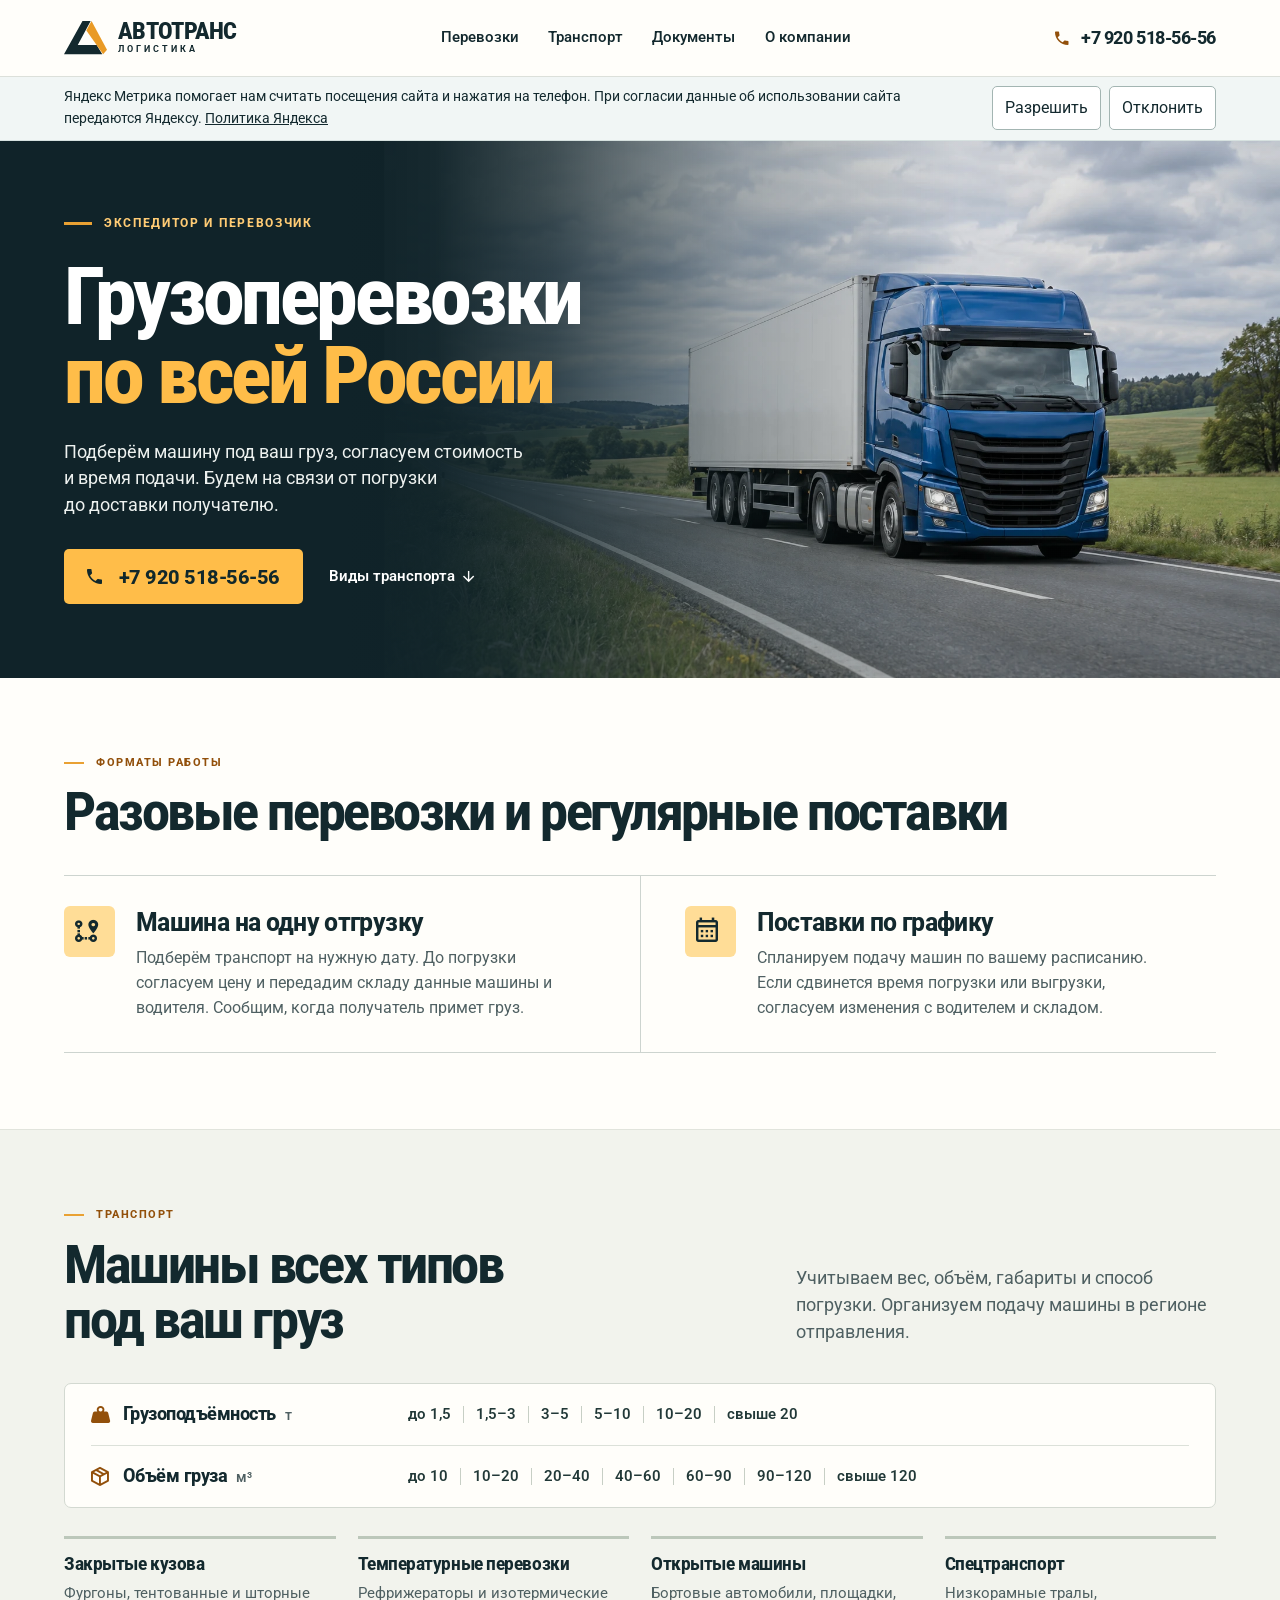
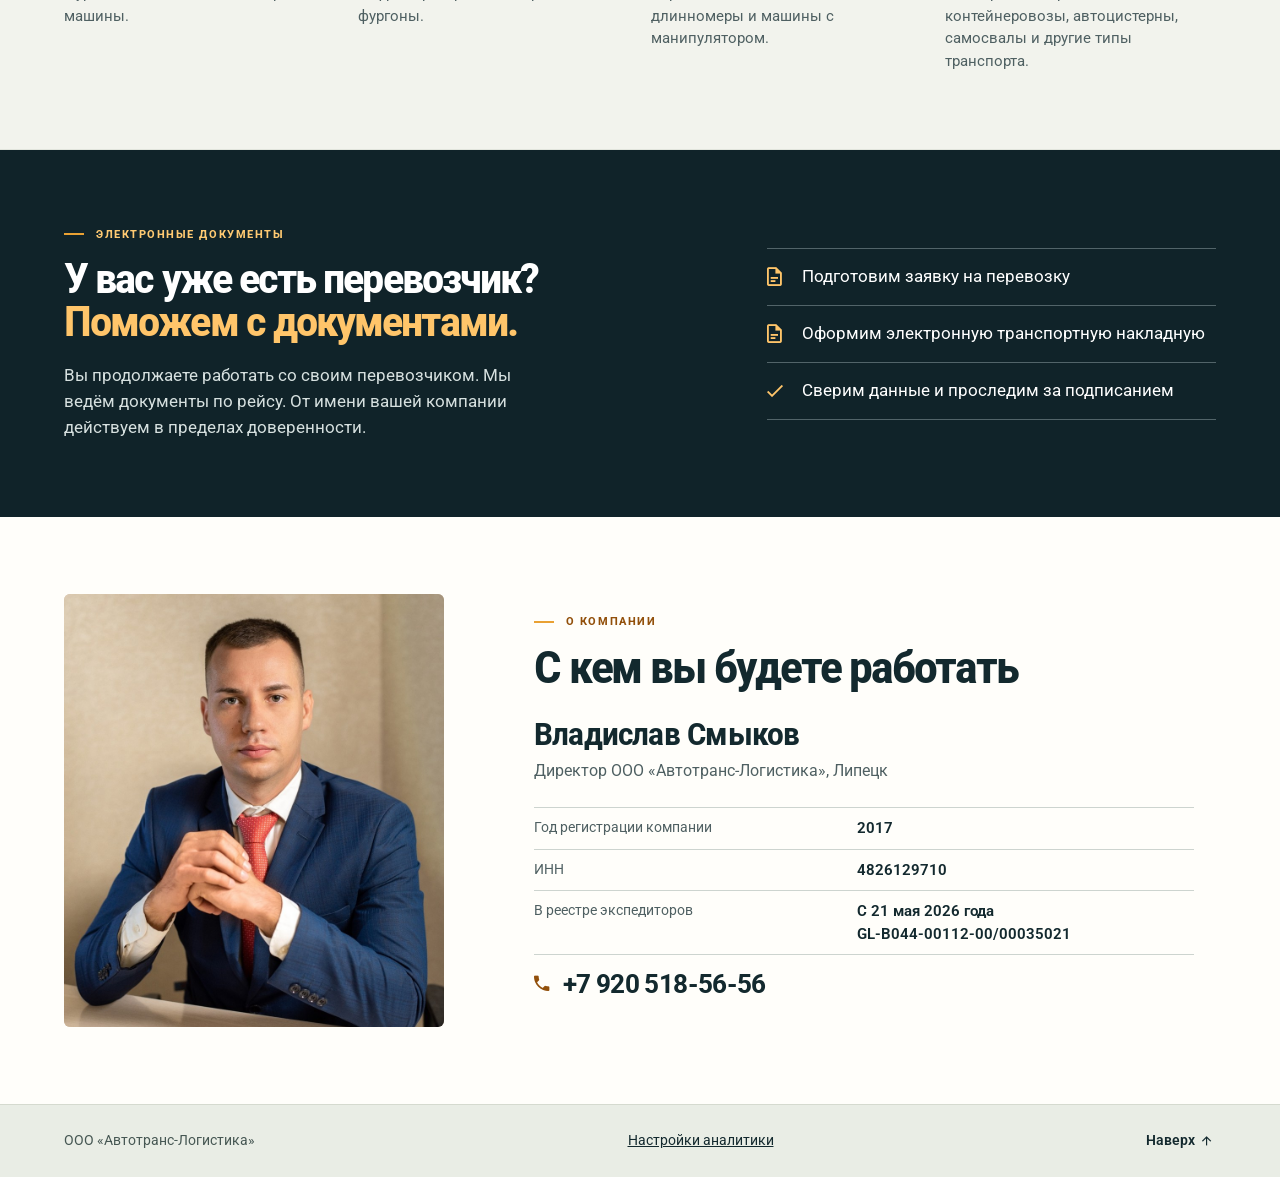
<file: index.html>
<!doctype html>
<html lang="ru">
<head>
  <meta charset="utf-8">
  <meta name="viewport" content="width=device-width, initial-scale=1, viewport-fit=cover">
  <meta name="theme-color" content="#102329">
  <meta name="format-detection" content="telephone=no">
  <title>Автотранс-Логистика — автомобильные грузоперевозки по России</title>
  <meta name="description" content="Автомобильные перевозки и экспедирование по всей России. Разовые рейсы, регулярные поставки и электронные документы. Расчёт по телефону +7 920 518-56-56.">
  <link rel="canonical" href="https://avtotranc-service.ru/">
  <meta property="og:type" content="website">
  <meta property="og:url" content="https://avtotranc-service.ru/">
  <meta property="og:title" content="Автотранс-Логистика — автомобильные грузоперевозки по России">
  <meta property="og:description" content="Автомобильные перевозки и экспедирование по всей России. Разовые рейсы, регулярные поставки и электронные документы. Расчёт по телефону +7 920 518-56-56.">
  <meta property="og:image" content="https://avtotranc-service.ru/assets/magistral.webp">
  <script type="application/ld+json">
    {
      "@context": "https://schema.org",
      "@type": "Organization",
      "name": "ООО «Автотранс-Логистика»",
      "url": "https://avtotranc-service.ru/",
      "telephone": "+79205185656",
      "areaServed": {
        "@type": "Country",
        "name": "Россия"
      },
      "description": "Автомобильные перевозки и экспедирование по всей России. Разовые рейсы, регулярные поставки и электронные документы. Расчёт по телефону +7 920 518-56-56."
    }
  </script>
  <link rel="preload" href="assets/roboto.woff" as="font" type="font/woff" crossorigin>
  <link rel="preload" href="assets/magistral.webp" as="image" type="image/webp">
  <link rel="stylesheet" href="assets/icons.css">
  <link rel="stylesheet" href="style.css">
  <style>
    .analytics-notice {
      background: #f1f6f5;
      border-bottom: 1px solid #d6e1df;
    }

    .analytics-notice[hidden] {
      display: none;
    }

    .analytics-inner {
      align-items: center;
      display: flex;
      flex-wrap: wrap;
      gap: 8px 20px;
      padding-block: 10px;
    }

    .analytics-inner p {
      flex: 1 1 340px;
      font-size: 14px;
      margin: 0;
    }

    .analytics-inner a {
      text-decoration: underline;
    }

    .analytics-actions {
      display: flex;
      flex-wrap: wrap;
      gap: 8px;
    }

    .analytics-actions button,
    .analytics-settings {
      color: var(--ink);
      cursor: pointer;
      font: inherit;
      min-height: 44px;
    }

    .analytics-actions button {
      background: white;
      border: 1px solid #a3b5b2;
      border-radius: 5px;
      padding: 0 12px;
    }

    .analytics-settings {
      background: none;
      border: 0;
      padding: 0;
      text-decoration: underline;
    }
  </style>
  <script src="menu.js" defer></script>
</head>
<body id="top">
  <a class="skip-link" href="#content">К основному содержанию</a>
  <header class="site-header">
    <div class="container head-inner">
      <a class="brand" href="#top" aria-label="Автотранс-Логистика, в начало страницы">
        <span class="brand-mark" aria-hidden="true"></span>
        <span class="wordmark"><strong>Автотранс</strong><small>Логистика</small></span>
      </a>
      <nav class="desktop-nav" aria-label="Основная навигация">
        <a href="#services">Перевозки</a>
        <a href="#transport">Транспорт</a>
        <a href="#documents">Документы</a>
        <a href="#company">О компании</a>
      </nav>
      <div class="head-actions">
        <a class="header-phone" href="tel:+79205185656" target="_top" aria-label="Набрать номер +7 920 518-56-56">
          <span class="icon icon-phone" aria-hidden="true"></span>
          <span>+7 920 518-56-56</span>
        </a>
        <details class="mobile-menu">
          <summary aria-label="Меню разделов">
            <span class="icon icon-menu" aria-hidden="true"></span>
            <span class="icon icon-close" aria-hidden="true"></span>
          </summary>
          <nav aria-label="Разделы страницы">
            <a href="#services">Перевозки</a>
            <a href="#transport">Транспорт</a>
            <a href="#documents">Документы</a>
            <a href="#company">О компании</a>
          </nav>
        </details>
      </div>
    </div>
  </header>

  <aside class="analytics-notice" id="analytics-notice" aria-label="Аналитика сайта" hidden>
    <div class="container analytics-inner">
      <p>Яндекс Метрика помогает нам считать посещения сайта и нажатия на телефон. При согласии данные об использовании сайта передаются Яндексу. <a href="https://yandex.ru/legal/confidential/ru/" target="_blank" rel="noopener">Политика Яндекса</a></p>
      <div class="analytics-actions">
        <button type="button" id="analytics-allow">Разрешить</button>
        <button type="button" id="analytics-decline">Отклонить</button>
      </div>
    </div>
  </aside>

  <main id="content">
    <section class="hero" aria-labelledby="hero-title">
      <div class="hero-media">
        <img src="assets/magistral.webp" alt="Синий тягач с полуприцепом на загородной трассе" width="1536" height="1024" fetchpriority="high">
      </div>
      <div class="hero-shade" aria-hidden="true"></div>
      <div class="container hero-inner">
        <div class="hero-copy">
          <p class="hero-role">Экспедитор и перевозчик</p>
          <h1 id="hero-title">Грузоперевозки<br><span>по всей России</span></h1>
          <p class="hero-intro">Подберём машину под ваш груз, согласуем стоимость и&nbsp;время подачи. Будем на&nbsp;связи от&nbsp;погрузки до&nbsp;доставки получателю.</p>
          <div class="hero-actions">
            <a class="call-button" href="tel:+79205185656" target="_top" aria-label="Набрать номер +7 920 518-56-56 для расчёта перевозки">
              <span class="icon icon-phone" aria-hidden="true"></span><span>+7 920 518-56-56</span>
            </a>
            <a class="fleet-jump" href="#transport">Виды транспорта <span class="icon icon-down" aria-hidden="true"></span></a>
          </div>
        </div>
      </div>
    </section>

    <section class="services section" id="services" aria-labelledby="services-title">
      <div class="container">
        <div class="section-heading">
          <p class="section-label">Форматы работы</p>
          <h2 id="services-title">Разовые перевозки<br class="desktop-break"> и регулярные поставки</h2>
        </div>
        <div class="service-pair">
          <article class="service-item">
            <span class="service-icon"><span class="icon icon-route" aria-hidden="true"></span></span>
            <div>
              <h3>Машина на одну отгрузку</h3>
              <p>Подберём транспорт на нужную дату. До погрузки согласуем цену и передадим складу данные машины и водителя. Сообщим, когда получатель примет груз.</p>
            </div>
          </article>
          <article class="service-item">
            <span class="service-icon"><span class="icon icon-calendar" aria-hidden="true"></span></span>
            <div>
              <h3>Поставки по графику</h3>
              <p>Спланируем подачу машин по вашему расписанию. Если сдвинется время погрузки или выгрузки, согласуем изменения с водителем и складом.</p>
            </div>
          </article>
        </div>
      </div>
    </section>

    <section class="fleet section" id="transport" aria-labelledby="fleet-title">
      <div class="container">
        <div class="fleet-heading">
          <div>
            <p class="section-label">Транспорт</p>
            <h2 id="fleet-title">Машины всех типов<br>под ваш груз</h2>
          </div>
          <p class="section-intro">Учитываем вес, объём, габариты и способ погрузки. Организуем подачу машины в регионе отправления.</p>
        </div>
        <div class="capacity-list">
          <div class="capacity">
            <h3><span class="icon icon-scale" aria-hidden="true"></span>Грузоподъёмность <span class="unit">т</span></h3>
            <ul aria-label="Диапазоны грузоподъёмности в тоннах">
              <li>до 1,5</li><li>1,5–3</li><li>3–5</li><li>5–10</li><li>10–20</li><li>свыше 20</li>
            </ul>
          </div>
          <div class="capacity">
            <h3><span class="icon icon-package" aria-hidden="true"></span>Объём груза <span class="unit">м³</span></h3>
            <ul aria-label="Диапазоны объёма в кубических метрах">
              <li>до 10</li><li>10–20</li><li>20–40</li><li>40–60</li><li>60–90</li><li>90–120</li><li>свыше 120</li>
            </ul>
          </div>
        </div>
        <dl class="body-types">
          <div><dt>Закрытые кузова</dt><dd>Фургоны, тентованные и шторные машины.</dd></div>
          <div><dt>Температурные перевозки</dt><dd>Рефрижераторы и изотермические фургоны.</dd></div>
          <div><dt>Открытые машины</dt><dd>Бортовые автомобили, площадки, длинномеры и машины с манипулятором.</dd></div>
          <div><dt>Спецтранспорт</dt><dd>Низкорамные тралы, контейнеровозы, автоцистерны, самосвалы и другие типы транспорта.</dd></div>
        </dl>
      </div>
    </section>

    <section class="documents section" id="documents" aria-labelledby="doc-title">
      <div class="container doc-layout">
        <div>
          <p class="section-label">Электронные документы</p>
          <h2 id="doc-title">У вас уже есть перевозчик?<br><span>Поможем с документами.</span></h2>
          <p class="doc-intro">Вы продолжаете работать со своим перевозчиком. Мы ведём документы по рейсу. От имени вашей компании действуем в пределах доверенности.</p>
        </div>
        <ul class="doc-list" aria-label="Услуги по документам">
          <li><span class="icon icon-document" aria-hidden="true"></span>Подготовим заявку на перевозку</li>
          <li><span class="icon icon-document" aria-hidden="true"></span>Оформим электронную транспортную накладную</li>
          <li><span class="icon icon-check" aria-hidden="true"></span>Сверим данные и проследим за подписанием</li>
        </ul>
      </div>
    </section>

    <section class="company section" id="company" aria-labelledby="company-title">
      <div class="container company-layout">
        <div class="portrait-wrap">
          <img src="assets/vladislav.jpg" alt="Владислав Смыков, директор ООО «Автотранс-Логистика»" width="1279" height="1917" loading="lazy" decoding="async">
        </div>
        <div class="company-copy">
          <p class="section-label">О компании</p>
          <h2 id="company-title">С кем вы будете работать</h2>
          <h3>Владислав Смыков</h3>
          <p class="director-role">Директор ООО «Автотранс-Логистика», Липецк</p>
          <dl class="facts">
            <div><dt>Год регистрации компании</dt><dd>2017</dd></div>
            <div><dt>ИНН</dt><dd>4826129710</dd></div>
            <div><dt>В реестре экспедиторов</dt><dd>С 21 мая 2026 года<br><span class="register-id">GL-B044-00112-00/00035021</span></dd></div>
          </dl>
          <a class="company-phone" href="tel:+79205185656" target="_top" aria-label="Набрать номер +7 920 518-56-56"><span class="icon icon-phone" aria-hidden="true"></span>+7 920 518-56-56</a>
        </div>
      </div>
    </section>
  </main>
  <footer class="footer">
    <div class="container footer-inner">
      <span>ООО «Автотранс-Логистика»</span>
      <button type="button" class="analytics-settings" id="analytics-settings" aria-controls="analytics-notice" aria-expanded="false" hidden>Настройки аналитики</button>
      <a href="#top">Наверх <span class="icon icon-up" aria-hidden="true"></span></a>
    </div>
  </footer>
  <div class="mobile-callbar">
    <a class="container" href="tel:+79205185656" target="_top" aria-label="Набрать номер +7 920 518-56-56 для расчёта перевозки">
      <span class="bar-caption">Набрать номер</span>
      <strong><span class="icon icon-phone" aria-hidden="true"></span>+7 920 518-56-56</strong>
    </a>
  </div>
  <script id="site-analytics">
    (() => {
      const counterId = 114684292;
      const preferenceKey = 'avtotranc.analyticsConsent';
      const notice = document.getElementById('analytics-notice');
      const allowButton = document.getElementById('analytics-allow');
      const declineButton = document.getElementById('analytics-decline');
      const settings = document.getElementById('analytics-settings');
      let analyticsEnabled = false;

      function startAnalytics() {
        if (analyticsEnabled) {
          return;
        }

        analyticsEnabled = true;
        window.ym = window.ym || function () {
          (window.ym.a = window.ym.a || []).push(arguments);
        };
        window.ym.l = Date.now();

        const tag = document.createElement('script');
        tag.async = true;
        tag.src = 'https://mc.yandex.ru/metrika/tag.js?id=' + counterId;
        document.head.appendChild(tag);
        window.ym(counterId, 'init', {
          ssr: true,
          referrer: document.referrer,
          url: location.href,
          accurateTrackBounce: true
        });
      }

      function showNotice(visible) {
        notice.hidden = !visible;
        settings.setAttribute('aria-expanded', String(visible));
      }

      function savePreference(preference) {
        try {
          localStorage.setItem(preferenceKey, preference);
        } catch {
          // The choice also works for the current page when storage is unavailable.
        }

        showNotice(false);
        if (preference === 'granted') {
          startAnalytics();
        } else if (analyticsEnabled) {
          analyticsEnabled = false;
          location.reload();
        }
      }

      let preference;
      try {
        preference = localStorage.getItem(preferenceKey);
      } catch {
        // The visitor can still make a choice for the current page.
      }

      settings.hidden = false;
      if (preference === 'granted') {
        startAnalytics();
      } else if (preference !== 'denied') {
        showNotice(true);
      }

      allowButton.addEventListener('click', () => savePreference('granted'));
      declineButton.addEventListener('click', () => savePreference('denied'));
      settings.addEventListener('click', () => {
        showNotice(notice.hidden);
        if (!notice.hidden) {
          allowButton.focus();
        }
      });

      document.addEventListener('click', (event) => {
        if (
          analyticsEnabled &&
          event.target instanceof Element &&
          event.target.closest('a[href^="tel:"]')
        ) {
          window.ym(counterId, 'reachGoal', 'phone_click');
        }
      }, { capture: true });
    })();
  </script>
</body>
</html>
</file>
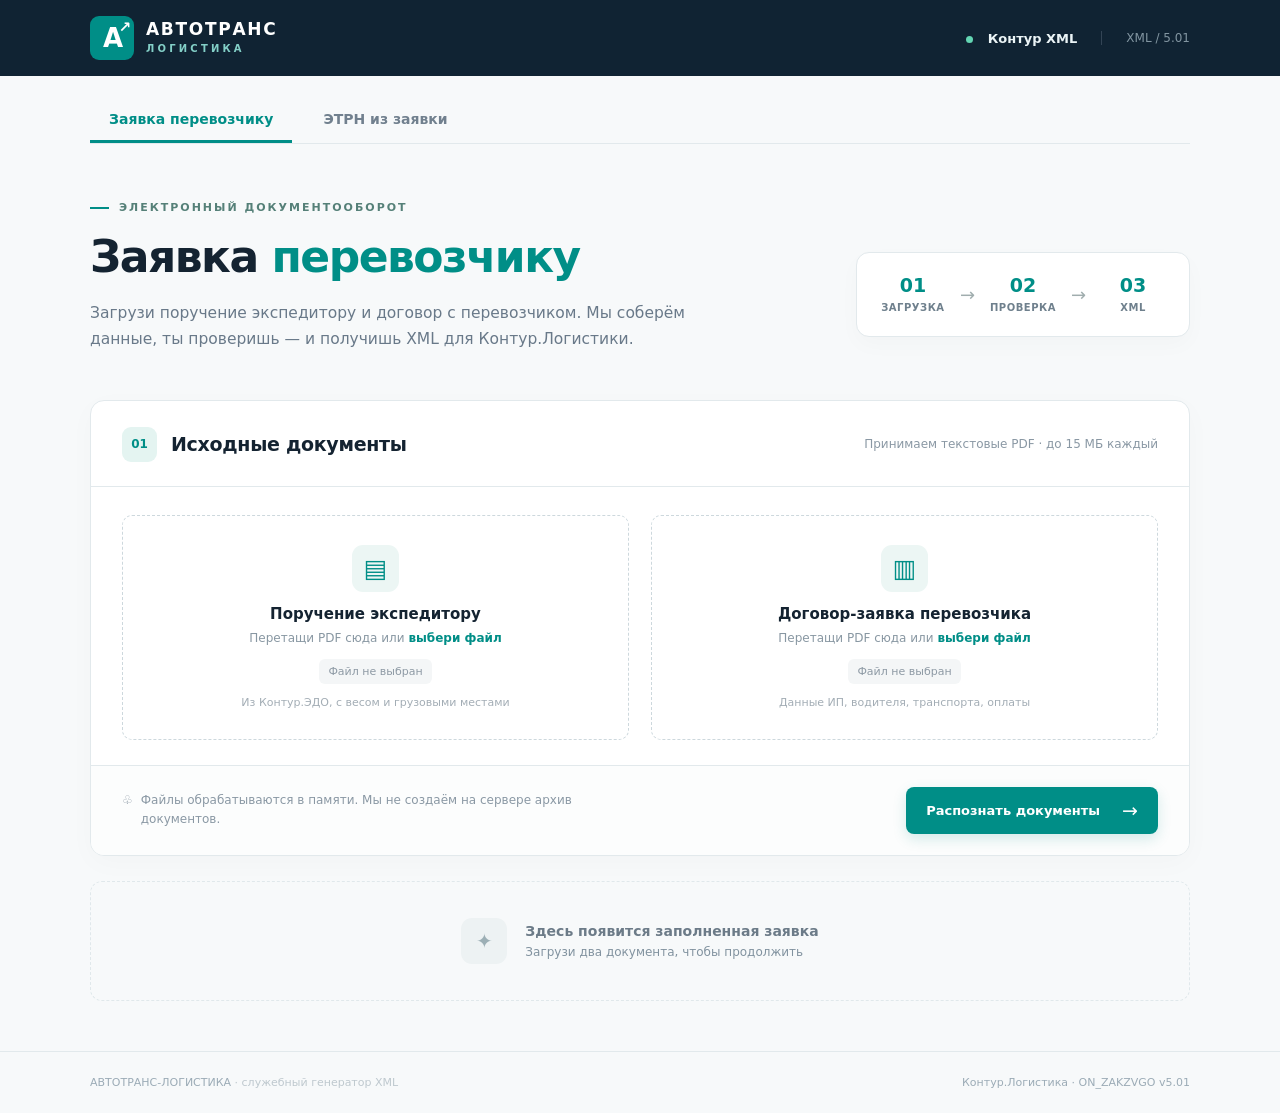
<file: templates/index.html>
<!doctype html>
<html lang="ru">
<head>
  <meta charset="utf-8">
  <meta name="viewport" content="width=device-width, initial-scale=1">
  <meta name="theme-color" content="#101e2a">
  <title>Заявка перевозчику · Автотранс-Логистика</title>
  <link rel="stylesheet" href="/static/style.css">
</head>
<body>
  <header class="topbar">
    <div class="topbar-inner">
      <div class="brand"><span class="brand-logo">A<span class="brand-corner">↗</span></span><span class="brand-name">АВТОТРАНС<span class="brand-sub">ЛОГИСТИКА</span></span></div>
      <div class="top-actions"><span class="top-tag"><i></i> Контур XML</span><span class="top-version">XML / 5.01</span></div>
    </div>
  </header>

  <main class="shell">
    <nav class="section-tabs" aria-label="Разделы сервиса">
      <a class="section-tab is-active" href="/" aria-current="page">Заявка перевозчику</a>
      <a class="section-tab" href="/etrn">ЭТРН из заявки</a>
    </nav>
    <section class="hero">
      <div class="eyebrow"><span class="accent-line"></span> ЭЛЕКТРОННЫЙ ДОКУМЕНТООБОРОТ</div>
      <div class="hero-row"><div>
        <h1>Заявка <span>перевозчику</span></h1>
        <p class="hero-copy">Загрузи поручение экспедитору и договор с перевозчиком. Мы соберём данные, ты проверишь — и получишь XML для Контур.Логистики.</p>
      </div><div class="flow-steps" aria-label="Порядок работы">
        <div><b>01</b><span>Загрузка</span></div><i>→</i><div><b>02</b><span>Проверка</span></div><i>→</i><div><b>03</b><span>XML</span></div>
      </div></div>
    </section>

    <section class="upload-panel" id="upload-panel">
      <div class="section-heading"><div><span class="number">01</span><h2>Исходные документы</h2></div><p>Принимаем текстовые PDF · до 15 МБ каждый</p></div>
      <div class="upload-grid">
        <label class="dropzone" id="drop-order">
          <input type="file" id="order-file" accept="application/pdf,.pdf" aria-label="Поручение экспедитору">
          <span class="file-icon">▤</span>
          <span class="drop-title">Поручение экспедитору</span>
          <span class="drop-helper">Перетащи PDF сюда или <em>выбери файл</em></span>
          <span class="file-name" id="name-order">Файл не выбран</span>
          <span class="file-meta">Из Контур.ЭДО, с весом и грузовыми местами</span>
        </label>
        <label class="dropzone" id="drop-carrier">
          <input type="file" id="carrier-file" accept="application/pdf,.pdf" aria-label="Договор-заявка с перевозчиком">
          <span class="file-icon">▥</span>
          <span class="drop-title">Договор-заявка перевозчика</span>
          <span class="drop-helper">Перетащи PDF сюда или <em>выбери файл</em></span>
          <span class="file-name" id="name-carrier">Файл не выбран</span>
          <span class="file-meta">Данные ИП, водителя, транспорта, оплаты</span>
        </label>
      </div>
      <div class="upload-bottom"><div class="privacy">♧ <span>Файлы обрабатываются в памяти. Мы не создаём на сервере архив документов.</span></div><button class="primary-button" id="parse-btn" type="button">Распознать документы <span>→</span></button></div>
    </section>

    <section class="editor-panel hidden" id="editor-panel">
      <div class="section-heading"><div><span class="number">02</span><h2>Проверка заявки</h2></div><p>Все поля можно изменить перед выгрузкой</p></div>
      <div class="success-strip">✓ Данные извлечены из документов. Проверь отмеченные замечания и обязательные поля.</div>
      <div id="warnings" class="warnings hidden"></div>
      <div class="summary" id="summary"></div>
      <form id="data-form" novalidate>
        <div class="field-section"><h3><span class="section-dot"></span> Перевозка и маршрут</h3><div class="fields">
          <label>Номер поручения <input name="order_number" required placeholder="БР000004647"></label>
          <label>Дата поручения <input name="order_date" required placeholder="06.11.2026"></label>
          <label class="wide">Адрес погрузки <input name="load_address" required placeholder="Область, город, улица, дом"></label>
          <label class="wide">Адрес выгрузки <input name="unload_address" required placeholder="Область, город, улица, дом"></label>
          <label>Дата и время подачи <input name="load_datetime" required placeholder="06.11.2026 09:00"></label>
          <label>Часовой пояс <select name="load_tz"><option value="+03:00">UTC+03:00</option><option value="+04:00">UTC+04:00</option><option value="+02:00">UTC+02:00</option><option value="+05:00">UTC+05:00</option><option value="+06:00">UTC+06:00</option><option value="+07:00">UTC+07:00</option></select></label>
          <label class="wide">Дата / период выгрузки <input name="unload_dates" placeholder="07–08.11.2026"></label>
        </div></div>
        <div class="field-section"><h3><span class="section-dot"></span> Груз</h3><div class="fields">
          <label class="wide">Наименование груза <input name="cargo_name" required></label>
          <label>Количество грузовых мест <input name="places" required inputmode="numeric"></label>
          <label>Вес брутто, кг <input name="gross_kg" required inputmode="decimal"></label>
          <label>Вес нетто, кг <input name="net_kg" required inputmode="decimal"></label>
          <label>Объём, м³ <input name="volume_m3" inputmode="decimal" placeholder="Заполни при наличии"></label>
        </div></div>
        <div class="field-section"><h3><span class="section-dot"></span> Перевозчик</h3><div class="fields">
          <label class="wide">ФИО перевозчика (ИП) <input name="carrier_name" required placeholder="Фамилия Имя Отчество"></label>
          <label>ИНН перевозчика <input name="carrier_inn" required inputmode="numeric" minlength="12" maxlength="12"></label>
          <label>ОГРНИП <input name="carrier_ogrnip" required inputmode="numeric" minlength="15" maxlength="15"></label>
          <label class="wide">Адрес перевозчика <input name="carrier_address" placeholder="Юридический адрес"></label>
          <label>Водитель <input name="driver_name"></label>
          <label>Телефон водителя <input name="driver_phone"></label>
          <label>Номер тягача <input name="truck_plate"></label>
          <label>Номер прицепа <input name="trailer_plate"></label>
          <label>Грузоподъёмность, т <input name="truck_tons" inputmode="decimal"></label>
          <label>Вместимость, м³ <input name="truck_m3" inputmode="decimal"></label>
          <label class="wide">Способ загрузки <input name="loading_type" placeholder="Задняя / боковая"></label>
        </div></div>
        <div class="field-section last-section"><h3><span class="section-dot"></span> Условия</h3><div class="fields">
          <label>Сумма фрахта, ₽ <input name="payment_amount" inputmode="decimal"></label>
          <label class="wide">Оплата по договору <textarea name="payment_terms" rows="2"></textarea></label>
          <label class="wide">Дополнительные условия <textarea name="extra_notes" rows="2" placeholder="Можно оставить пустым"></textarea></label>
        </div></div>
        <div class="editor-bottom"><p>Файл создаётся только по нажатию кнопки. Перед подписанием проверь данные в Контуре.</p><button class="primary-button" type="submit" id="generate-btn">Скачать XML <span>↓</span></button></div>
      </form>
    </section>

    <div class="empty-state" id="empty-state"><div class="empty-icon">✦</div><div><b>Здесь появится заполненная заявка</b><p>Загрузи два документа, чтобы продолжить</p></div></div>
  </main>
  <footer><div class="footer-content"><div>АВТОТРАНС-ЛОГИСТИКА <span>· служебный генератор XML</span></div><div>Контур.Логистика · ON_ZAKZVGO v5.01</div></div></footer>
  <div class="toast hidden" id="toast" role="alert"></div>
  <script src="/static/app.js" defer></script>
</body></html>
</file>
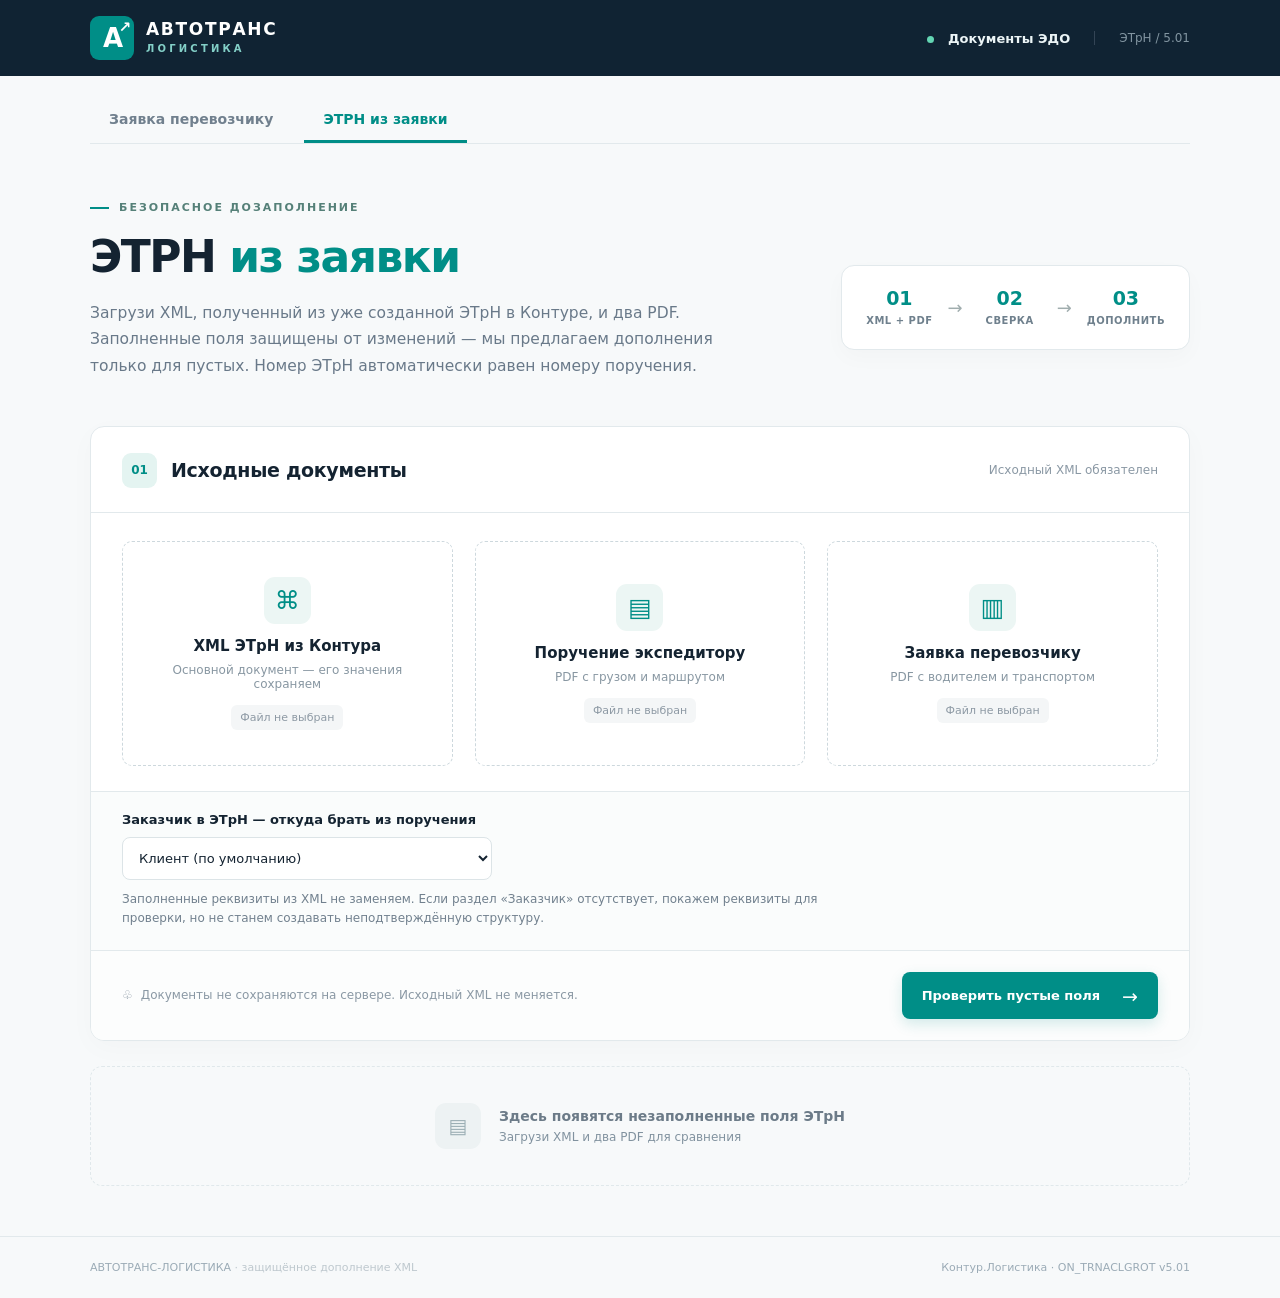
<file: templates/etrn.html>
<!doctype html>
<html lang="ru">
<head>
  <meta charset="utf-8">
  <meta name="viewport" content="width=device-width, initial-scale=1">
  <meta name="theme-color" content="#101e2a">
  <title>ЭТРН из заявки · Автотранс-Логистика</title>
  <link rel="stylesheet" href="/static/style.css">
</head>
<body>
  <header class="topbar"><div class="topbar-inner">
    <div class="brand"><span class="brand-logo">A<span class="brand-corner">↗</span></span><span class="brand-name">АВТОТРАНС<span class="brand-sub">ЛОГИСТИКА</span></span></div>
    <div class="top-actions"><span class="top-tag"><i></i> Документы ЭДО</span><span class="top-version">ЭТрН / 5.01</span></div>
  </div></header>
  <main class="shell">
    <nav class="section-tabs" aria-label="Разделы сервиса">
      <a class="section-tab" href="/">Заявка перевозчику</a>
      <a class="section-tab is-active" href="/etrn" aria-current="page">ЭТРН из заявки</a>
    </nav>
    <section class="hero"><div class="eyebrow"><span class="accent-line"></span> БЕЗОПАСНОЕ ДОЗАПОЛНЕНИЕ</div>
      <div class="hero-row"><div>
        <h1>ЭТРН <span>из заявки</span></h1>
        <p class="hero-copy">Загрузи XML, полученный из уже созданной ЭТрН в Контуре, и два PDF. Заполненные поля защищены от изменений — мы предлагаем дополнения только для пустых. Номер ЭТрН автоматически равен номеру поручения.</p>
      </div><div class="flow-steps"><div><b>01</b><span>XML + PDF</span></div><i>→</i><div><b>02</b><span>Сверка</span></div><i>→</i><div><b>03</b><span>Дополнить</span></div></div></div>
    </section>
    <section class="upload-panel"><div class="section-heading"><div><span class="number">01</span><h2>Исходные документы</h2></div><p>Исходный XML обязателен</p></div>
      <div class="upload-grid" style="grid-template-columns:repeat(auto-fit,minmax(220px,1fr))">
        <label class="dropzone"><input type="file" id="base-xml" accept=".xml,application/xml,text/xml"><span class="file-icon">⌘</span><span class="drop-title">XML ЭТрН из Контура</span><span class="drop-helper">Основной документ — его значения сохраняем</span><span class="file-name" id="xml-name">Файл не выбран</span></label>
        <label class="dropzone"><input type="file" id="order-file" accept=".pdf,application/pdf"><span class="file-icon">▤</span><span class="drop-title">Поручение экспедитору</span><span class="drop-helper">PDF с грузом и маршрутом</span><span class="file-name" id="order-name">Файл не выбран</span></label>
        <label class="dropzone"><input type="file" id="carrier-file" accept=".pdf,application/pdf"><span class="file-icon">▥</span><span class="drop-title">Заявка перевозчику</span><span class="drop-helper">PDF с водителем и транспортом</span><span class="file-name" id="carrier-name">Файл не выбран</span></label>
      </div>
      <div class="customer-source-panel">
        <label for="customer-source">Заказчик в ЭТрН — откуда брать из поручения</label>
        <select id="customer-source" aria-label="Источник реквизитов заказчика">
          <option value="client">Клиент (по умолчанию)</option>
          <option value="shipper">Грузоотправитель</option>
        </select>
        <p>Заполненные реквизиты из XML не заменяем. Если раздел «Заказчик» отсутствует, покажем реквизиты для проверки, но не станем создавать неподтверждённую структуру.</p>
      </div>
      <div class="upload-bottom"><div class="privacy">♧ <span>Документы не сохраняются на сервере. Исходный XML не меняется.</span></div><button class="primary-button" id="preview-btn" type="button">Проверить пустые поля <span>→</span></button></div>
    </section>
    <section class="editor-panel hidden" id="etrn-editor">
      <div class="section-heading"><div><span class="number">02</span><h2>Проверка дополнений</h2></div><p>Заполненные поля заблокированы</p></div>
      <div class="safe-banner" id="etrn-stats"></div>
      <div class="customer-result hidden" id="customer-result"></div>
      <div class="safe-conflicts hidden" id="etrn-warnings"></div>
      <form id="etrn-form">
        <div class="safe-fields" id="etrn-fields"></div>
        <div class="editor-bottom"><p>Выгрузка не изменяет документ в Контуре. При загрузке XML сначала проверь тестовый черновик: импорт может заменять поля или создавать новую накладную.</p><button class="primary-button" id="etrn-submit" type="submit">Скачать дополненный XML <span>↓</span></button></div>
      </form>
    </section>
    <div class="empty-state" id="etrn-empty"><div class="empty-icon">▤</div><div><b>Здесь появятся незаполненные поля ЭТрН</b><p>Загрузи XML и два PDF для сравнения</p></div></div>
  </main>
  <footer><div class="footer-content"><div>АВТОТРАНС-ЛОГИСТИКА <span>· защищённое дополнение XML</span></div><div>Контур.Логистика · ON_TRNACLGROT v5.01</div></div></footer>
  <div class="toast hidden" id="toast" role="alert"></div>
  <script src="/static/etrn.js" defer></script>
</body></html>
</file>
<file: assets/icons.css>
@font-face { font-family: ServiceIcons; src: url("service-icons.woff") format("woff"); font-display: block; }
.icon { font: normal normal 1em/1 ServiceIcons; display: inline-block; flex: 0 0 auto; speak: never; }
.icon-phone::before { content: "\f03f2"; }
.icon-route::before { content: "\f0d20"; }
.icon-calendar::before { content: "\f0e18"; }
.icon-document::before { content: "\f09ee"; }
.icon-dispatch::before { content: "\f129b"; }
.icon-check::before { content: "\f012c"; }
.icon-next::before { content: "\f0054"; }
.icon-down::before { content: "\f0045"; }
.icon-up::before { content: "\f005d"; }
.icon-external::before { content: "\f005c"; }
.icon-menu::before { content: "\f035c"; }
.icon-close::before { content: "\f0156"; }
.icon-scale::before { content: "\f05a1"; }
.icon-package::before { content: "\f03d7"; }
</file>
<file: style.css>
@font-face {
  font-family: Roboto;
  src: url("assets/roboto.woff") format("woff");
  font-weight: 100 900;
  font-stretch: 75% 100%;
  font-display: swap;
}

:root {
  color-scheme: light;
  --ink: #13292e;
  --ink-deep: #102329;
  --muted: #4f6062;
  --line: #cdd4cf;
  --paper: #fffefa;
  --sand: #f2f3ed;
  --amber: #ffbd49;
  --rust: #92500b;
  --head-height: 76px;
  --gutter: clamp(24px, 5vw, 80px);
}

* { box-sizing: border-box; }
html {
  scroll-behavior: smooth;
  scroll-padding-top: calc(var(--head-height) + env(safe-area-inset-top, 0px) + 12px);
}
body {
  margin: 0;
  padding-top: calc(var(--head-height) + env(safe-area-inset-top, 0px));
  background: var(--paper);
  color: var(--ink);
  font: 400 16px/1.55 Roboto, Arial, sans-serif;
  -webkit-text-size-adjust: 100%;
}
a { color: inherit; text-decoration: none; }
a, summary { -webkit-tap-highlight-color: transparent; touch-action: manipulation; }
a:focus-visible, summary:focus-visible { outline: 3px solid #168299; outline-offset: 4px; }
img { display: block; max-width: 100%; }
h1, h2, h3, p, ul, dl, dd { margin: 0; }
h1, h2, h3 { text-wrap: balance; }
.container {
  width: min(100% - var(--gutter) * 2, 1280px);
  margin-inline: auto;
}
.skip-link {
  position: fixed;
  top: -100px;
  left: 12px;
  z-index: 90;
  padding: 9px 14px;
  background: var(--paper);
}
.skip-link:focus { top: 8px; }
.site-header {
  position: fixed;
  inset: 0 0 auto;
  z-index: 40;
  padding-top: env(safe-area-inset-top, 0px);
  border-bottom: 1px solid #dce0da;
  background: var(--paper);
}
.head-inner {
  display: flex;
  height: var(--head-height);
  align-items: center;
  justify-content: space-between;
  gap: clamp(18px, 3vw, 56px);
}
.brand { flex: none; display: inline-flex; align-items: center; gap: 11px; min-height: 44px; }
.brand-mark { position: relative; display: inline-block; width: 43px; height: 37px; flex: none; }
.brand-mark::before, .brand-mark::after { content: ""; position: absolute; inset: 0; }
.brand-mark::before { background: var(--ink); clip-path: polygon(0 94%, 43% 4%, 62% 4%, 32% 69%, 76% 69%, 89% 94%); }
.brand-mark::after { background: #e99a25; clip-path: polygon(64% 4%, 100% 82%, 91% 94%, 52% 30%); }
.wordmark { display: grid; gap: 4px; line-height: .88; text-transform: uppercase; }
.wordmark strong { font-size: 23px; font-weight: 850; font-stretch: 84%; letter-spacing: -.03em; }
.wordmark small { font-size: 9px; font-weight: 690; letter-spacing: .34em; }
.desktop-nav { display: flex; align-items: center; gap: clamp(17px, 2.3vw, 37px); }
.desktop-nav a { position: relative; display: inline-flex; align-items: center; min-height: 44px; font-size: 15px; font-weight: 540; }
.desktop-nav a::after {
  position: absolute; content: ""; left: 0; bottom: 4px; width: 100%; height: 2px;
  background: #d99427; transform: scaleX(0); transform-origin: left; transition: transform .18s ease;
}
.desktop-nav a:hover::after, .desktop-nav a:focus-visible::after { transform: scaleX(1); }
.head-actions { display: flex; align-items: center; gap: 8px; }
.header-phone { display: inline-flex; min-height: 44px; gap: 9px; align-items: center; white-space: nowrap; font-size: 18px; font-weight: 750; letter-spacing: -.025em; }
.header-phone .icon { color: var(--rust); font-size: 18px; }
.header-phone:hover, .company-phone:hover { color: var(--rust); }
.mobile-menu, .mobile-callbar { display: none; }

.hero { position: relative; isolation: isolate; overflow: hidden; background: var(--ink-deep); color: white; }
.hero-media, .hero-shade { position: absolute; inset: 0; pointer-events: none; }
.hero-media { left: 30%; }
.hero-media img { width: 100%; height: 100%; object-fit: cover; object-position: 63% 53%; }
.hero-shade {
  background: linear-gradient(90deg, #102329 0%, #102329 27%, rgba(16,35,41,.97) 34%, rgba(16,35,41,.78) 43%, rgba(16,35,41,.3) 58%, rgba(16,35,41,.03) 75%), linear-gradient(0deg, rgba(14,30,32,.15), transparent 38%);
}
.hero-inner { position: relative; display: flex; align-items: center; min-height: clamp(460px, 39.5vw, 595px); padding-block: 74px; }
.hero-copy { width: min(57%, 690px); }
.hero-role, .section-label {
  display: flex; align-items: center; gap: 12px;
  font-size: 12px; letter-spacing: .14em; text-transform: uppercase; font-weight: 750; line-height: 1.4;
}
.hero-role { color: #ffcb74; margin-bottom: 26px; }
.hero-role::before, .section-label::before { content: ""; width: 28px; height: 3px; background: #e9a133; }
.hero h1 { font-size: clamp(56px, 6.25vw, 92px); font-weight: 805; font-stretch: 84%; line-height: .99; letter-spacing: -.042em; }
.hero h1 span { color: var(--amber); white-space: nowrap; }
.hero-intro { max-width: 475px; margin-top: 23px; font-size: clamp(17px, 1.37vw, 21px); line-height: 1.5; color: #edf1ef; text-wrap: pretty; }
.hero-actions { display: flex; align-items: center; gap: 26px; flex-wrap: wrap; margin-top: 31px; }
.call-button { display: inline-flex; align-items: center; gap: 12px; min-height: 55px; border-radius: 5px; padding-inline: 23px; background: var(--amber); color: #11282b; font-size: 20px; line-height: 1; font-weight: 780; letter-spacing: -.025em; white-space: nowrap; transition: background .18s ease; }
.call-button:hover, .mobile-callbar a:hover { background-color: #ffcf75; }
.call-button .icon { font-size: 20px; }
.fleet-jump { min-height: 44px; display: inline-flex; align-items: center; gap: 8px; font-size: 15px; font-weight: 590; color: #fff; }
.fleet-jump:hover { color: var(--amber); }
.fleet-jump .icon { font-size: 17px; }

.section { padding-block: clamp(58px, 6vw, 92px); }
.section-label { margin-bottom: 15px; color: var(--rust); font-size: 11px; }
.section-label::before { width: 20px; height: 2px; }
.section h2 { font-size: clamp(38px, 4.15vw, 64px); font-weight: 760; font-stretch: 87%; letter-spacing: -.046em; line-height: 1.04; }
.desktop-break { display: none; }
.section h3 { font-stretch: 91%; letter-spacing: -.025em; line-height: 1.2; }
.service-pair { margin-top: 34px; display: grid; grid-template-columns: 1fr 1fr; border-top: 1px solid var(--line); border-bottom: 1px solid var(--line); }
.service-item { display: grid; grid-template-columns: auto 1fr; gap: 21px; padding: 30px 30px 31px 0; }
.service-item + .service-item { border-left: 1px solid var(--line); padding-left: clamp(24px, 3.4vw, 51px); padding-right: 0; }
.service-icon { display: grid; place-items: center; width: 51px; height: 51px; color: var(--ink); background: #ffdd97; border-radius: 6px; font-size: 29px; }
.service-item h3 { margin: 1px 0 9px; font-size: clamp(22px, 2vw, 31px); font-weight: 730; }
.service-item p { max-width: 47ch; color: var(--muted); line-height: 1.55; font-size: 16px; }

.fleet { background: var(--sand); border-block: 1px solid #e1e4dc; }
.fleet-heading { display: grid; grid-template-columns: 1.1fr .9fr; align-items: end; gap: 40px; }
.section-intro { max-width: 420px; justify-self: end; padding-bottom: 3px; color: var(--muted); font-size: 18px; line-height: 1.5; }
.capacity-list { margin-top: 35px; padding: 0 26px; background: var(--paper); border: 1px solid #d3d9d1; border-radius: 7px; }
.capacity { display: grid; grid-template-columns: minmax(200px, .78fr) 2.2fr; align-items: center; gap: 24px; padding: 19px 0; }
.capacity + .capacity { border-top: 1px solid #dce1d9; }
.capacity h3 { display: flex; align-items: center; gap: 9px; font-size: 19px; font-weight: 710; }
.capacity h3 .icon { color: var(--rust); font-size: 23px; }
.unit { font: 550 14px/1 Roboto, sans-serif; color: var(--muted); }
.capacity ul { list-style: none; padding: 0; display: flex; align-items: center; flex-wrap: wrap; gap: 8px 0; font-variant-numeric: tabular-nums; }
.capacity li { color: #213837; padding-inline: 12px; font-size: 15px; font-weight: 560; white-space: nowrap; line-height: 1.15; }
.capacity li + li { border-left: 1px solid #c7cfc5; }
.body-types { margin-top: 28px; display: grid; grid-template-columns: repeat(4, 1fr); gap: 22px; }
.body-types > div { border-top: 3px solid #bcc7ba; padding-top: 14px; }
.body-types dt { font-size: clamp(17px, 1.4vw, 21px); font-weight: 730; font-stretch: 90%; letter-spacing: -.025em; line-height: 1.23; }
.body-types dd { margin-top: 7px; color: var(--muted); line-height: 1.5; font-size: 15px; }

.documents { color: white; background: var(--ink-deep); }
.documents .section-label { color: #ffca72; }
.doc-layout { display: grid; grid-template-columns: 1.16fr .85fr; align-items: center; gap: clamp(40px, 7vw, 105px); }
.documents h2 { font-size: clamp(35px, 3.25vw, 52px); }
.documents h2 span { color: #ffc56a; }
.doc-intro { max-width: 48ch; margin-top: 18px; color: #d6e0df; font-size: 17px; }
.doc-list { list-style: none; padding: 0; border-top: 1px solid #526469; }
.doc-list li { min-height: 57px; padding: 14px 0; display: flex; align-items: center; gap: 13px; border-bottom: 1px solid #526469; font-size: 17px; line-height: 1.4; }
.doc-list .icon { font-size: 22px; color: #ffc56a; }

.company-layout { display: grid; grid-template-columns: minmax(220px, .68fr) 1.22fr; align-items: center; gap: clamp(40px, 7vw, 108px); }
.portrait-wrap { justify-self: end; width: min(100%, 385px); aspect-ratio: 4/4.55; overflow: hidden; border-radius: 6px; background: #d6cbb7; }
.portrait-wrap img { width: 100%; height: 100%; object-fit: cover; object-position: 50% 41%; }
.company-copy { max-width: 660px; }
.company h2 { font-size: clamp(36px, 3.55vw, 55px); }
.company h3 { margin-top: 26px; font-size: clamp(25px, 2.4vw, 34px); font-weight: 730; }
.director-role { margin-top: 5px; color: var(--muted); font-size: 16px; }
.facts { margin-top: 23px; border-top: 1px solid var(--line); }
.facts > div { display: grid; grid-template-columns: .95fr 1.05fr; gap: 18px; padding: 9px 0; border-bottom: 1px solid var(--line); }
.facts dt { color: var(--muted); font-size: 14px; }
.facts dd { font-size: 15px; font-weight: 630; line-height: 1.5; }
.register-id { font-variant-numeric: tabular-nums; overflow-wrap: anywhere; }
.company-phone { width: fit-content; display: flex; align-items: center; min-height: 46px; gap: 10px; margin-top: 6px; font-size: clamp(21px, 2vw, 29px); font-weight: 740; line-height: 1.1; letter-spacing: -.026em; white-space: nowrap; }
.company-phone .icon { font-size: .8em; color: var(--rust); }
.footer { background: #e9ede5; border-top: 1px solid #d5dacf; }
.footer-inner { min-height: 72px; display: flex; align-items: center; justify-content: space-between; gap: 16px; color: #465753; font-size: 14px; }
.footer a { display: inline-flex; min-height: 44px; align-items: center; gap: 7px; color: var(--ink); font-weight: 600; }

@media (min-width: 1650px) {
  .hero-media { left: calc(50% - 365px); }
}
@media (max-width: 1060px) {
  :root { --gutter: clamp(20px, 4vw, 42px); --head-height: 67px; }
  .head-inner { gap: 18px; }
  .desktop-nav { gap: 18px; }
  .desktop-nav a { font-size: 14px; }
  .hero-copy { width: 59%; }
  .hero-inner { padding-block: 55px; }
  .hero-intro { max-width: 390px; }
  .hero-actions { gap: 18px; }
  .capacity { grid-template-columns: 1fr 2.35fr; gap: 12px; }
  .capacity li { padding-inline: 9px; }
  .body-types { grid-template-columns: repeat(2, 1fr); gap: 22px 32px; }
  .service-item { gap: 15px; }
}

@media (max-width: 800px), (max-height: 540px) and (pointer: coarse) {
  :root { --head-height: 59px; --gutter: clamp(16px, 4.5vw, 29px); }
  body { padding-bottom: calc(57px + env(safe-area-inset-bottom, 0px)); }
  .site-header { box-shadow: 0 1px 5px #14292c12; }
  .head-inner { gap: 8px; }
  .brand { gap: 7px; }
  .brand-mark { width: 31px; height: 29px; }
  .wordmark strong { font-size: 18px; }
  .wordmark small { font-size: 7px; letter-spacing: .3em; }
  .wordmark { gap: 4px; }
  .desktop-nav { display: none; }
  .header-phone { font-size: clamp(14px, 3.6vw, 17px); gap: 6px; }
  .header-phone .icon { font-size: 14px; }
  .mobile-menu { display: block; }
  .mobile-menu summary { display: grid; place-items: center; height: 44px; width: 35px; list-style: none; cursor: pointer; font-size: 23px; border: 0; }
  .mobile-menu summary::-webkit-details-marker { display: none; }
  .mobile-menu summary .icon-close, .mobile-menu[open] summary .icon-menu { display: none; }
  .mobile-menu[open] summary .icon-close { display: inline-block; }
  .mobile-menu nav { position: absolute; inset: 100% 0 auto; padding: 5px var(--gutter) 12px; border-top: 1px solid var(--line); border-bottom: 1px solid var(--line); background: var(--paper); box-shadow: 0 14px 18px #10262a1c; }
  .mobile-menu nav a { display: flex; align-items: center; min-height: 43px; padding-inline: 3px; border-bottom: 1px solid #e0e5dd; }
  .mobile-menu nav a:last-child { border-bottom: 0; }
  .mobile-callbar { display: block; position: fixed; z-index: 45; inset: auto 0 0; padding-bottom: env(safe-area-inset-bottom, 0px); background: var(--amber); color: #11282b; box-shadow: 0 -2px 10px #132b2f1e; }
  .mobile-callbar a { display: flex; width: 100%; padding-inline: max(var(--gutter), env(safe-area-inset-left, 0px)) max(var(--gutter), env(safe-area-inset-right, 0px)); justify-content: space-between; align-items: center; gap: 12px; min-height: 57px; }
  .bar-caption { font-size: 13px; line-height: 1.2; font-weight: 610; }
  .mobile-callbar strong { display: inline-flex; align-items: center; gap: 7px; font-size: 19px; letter-spacing: -.035em; white-space: nowrap; }
  .mobile-callbar .icon { font-size: 16px; }
  .section { padding-block: 49px; }
  .section h2 { font-size: clamp(33px, 6.6vw, 45px); }
  .fleet-heading, .doc-layout { grid-template-columns: 1fr; gap: 18px; }
  .section-intro { justify-self: start; max-width: 52ch; font-size: 16px; }
  .capacity { grid-template-columns: 1fr; gap: 13px; }
  .capacity li { padding-inline: 10px; }
  .capacity li:first-child { padding-left: 0; }
  .doc-list { margin-top: 5px; }
  .company-layout { gap: 25px; grid-template-columns: .72fr 1.12fr; }
  .facts > div { grid-template-columns: 1fr 1fr; gap: 8px; }
}

@media (max-width: 650px) {
  .hero-inner { min-height: 0; padding-block: 34px 0; align-items: flex-start; }
  .hero { display: flex; flex-direction: column; }
  .hero-media { position: relative; inset: auto; order: 2; width: 100%; height: clamp(195px, 53vw, 300px); }
  .hero-media img { object-position: 60% 60%; }
  .hero-shade { z-index: 1; inset: auto 0 0; height: clamp(195px, 53vw, 300px); background: linear-gradient(180deg, var(--ink-deep) 0%, rgba(16,35,41,.45) 14%, rgba(16,35,41,0) 38%); }
  .hero-inner { order: 1; z-index: 2; }
  .hero-copy { width: 100%; }
  .hero-role { font-size: 10px; margin-bottom: 16px; }
  .hero h1 { font-size: clamp(42px, 10.8vw, 68px); font-stretch: 84%; }
  .hero-intro { font-size: 16px; margin-top: 15px; max-width: 40ch; }
  .hero-actions { gap: 14px; margin: 20px 0 2px; }
  .call-button { min-height: 46px; font-size: 17px; padding-inline: 14px; gap: 8px; }
  .call-button .icon { font-size: 16px; }
  .fleet-jump { font-size: 13px; gap: 4px; }
  .fleet-jump .icon { font-size: 14px; }
  .service-pair { grid-template-columns: 1fr; margin-top: 24px; }
  .service-item, .service-item + .service-item { padding: 21px 0; border-left: 0; }
  .service-item + .service-item { border-top: 1px solid var(--line); }
  .service-icon { width: 42px; height: 42px; font-size: 25px; }
  .service-item h3 { font-size: 23px; margin: 1px 0 6px; }
  .service-item p, .body-types dd, .doc-intro { font-size: 15px; }
  .capacity-list { margin-top: 23px; padding-inline: 16px; }
  .capacity ul { gap: 8px 0; }
  .capacity li { font-size: 14px; }
  .body-types { gap: 18px 15px; }
  .doc-list li { font-size: 15px; min-height: 48px; }
  .company-layout { display: grid; grid-template-columns: 1fr; gap: 23px; }
  .portrait-wrap { width: min(100%, 400px); justify-self: start; aspect-ratio: 1.32; }
  .portrait-wrap img { object-position: 50% 29%; }
  .company h3 { margin-top: 17px; }
  .facts { margin-top: 18px; }
  .facts > div { grid-template-columns: 1fr 1.06fr; }
  .footer-inner { min-height: 59px; font-size: 12px; }
}
@media (max-width: 374px) {
  :root { --gutter: 13px; }
  .brand { gap: 5px; }
  .brand-mark { width: 27px; height: 25px; }
  .wordmark strong { font-size: 16px; }
  .head-actions { gap: 2px; }
  .header-phone { font-size: 14px; }
  .header-phone .icon { display: none; }
  .mobile-menu summary { width: 31px; }
  .bar-caption { font-size: 12px; }
  .mobile-callbar strong { font-size: 17px; }
  .body-types { grid-template-columns: 1fr; }
  .fleet-jump { font-size: 12px; }
}
@media (prefers-reduced-motion: reduce) {
  html { scroll-behavior: auto; }
  *, *::before, *::after { transition-duration: .01ms !important; }
}
</file>
<file: static/style.css>
:root{--ink:#142331;--muted:#71808e;--edge:#e2e9ec;--panel:#fff;--deep:#102333;--accent:#008e87;--accent-hover:#007870;--mint:#e9f7f4;--bg:#f7f9fa;--warn:#f9f4e7;--gold:#a67f28}*{box-sizing:border-box}body{margin:0;font-family:Inter,system-ui,-apple-system,'Segoe UI',Arial,sans-serif;background:var(--bg);color:var(--ink);-webkit-font-smoothing:antialiased}button,input,textarea,select{font:inherit}.hidden{display:none!important}.topbar{background:var(--deep);height:76px;color:white}.topbar-inner{max-width:1160px;margin:auto;height:100%;display:flex;align-items:center;justify-content:space-between;padding:0 30px}.brand{display:flex;align-items:center;gap:12px}.brand-logo{position:relative;width:44px;height:44px;background:var(--accent);display:grid;place-items:center;border-radius:9px;font-weight:850;font-size:26px;color:white;letter-spacing:-2px}.brand-corner{font-size:15px;position:absolute;right:5px;top:2px}.brand-name{font-size:17px;line-height:1.05;letter-spacing:1.7px;font-weight:850}.brand-sub{display:block;color:#83cfc7;font-size:10px;letter-spacing:3.2px;margin-top:5px}.top-actions{display:flex;align-items:center;gap:24px}.top-tag{font-size:13px;font-weight:600;color:#ebf4f6}.top-tag i{display:inline-block;vertical-align:middle;width:7px;height:7px;background:#63d5b3;border-radius:50%;margin-right:10px}.top-version{font-size:12px;color:#8295a1;border-left:1px solid #345;padding-left:24px}.shell{max-width:1160px;padding:0 30px;margin:0 auto}.hero{padding:57px 0 47px}.eyebrow{display:flex;align-items:center;gap:10px;font-weight:750;letter-spacing:2px;font-size:11px;color:#558078}.accent-line{height:2px;width:19px;background:var(--accent)}.hero-row{display:flex;justify-content:space-between;gap:45px;align-items:center}.hero h1{font-size:clamp(29px,3.5vw,44px);letter-spacing:-1.5px;line-height:1.18;margin:17px 0 17px;max-width:700px;font-weight:790}.hero h1 span{color:var(--accent)}.hero-copy{max-width:650px;color:#697989;font-size:15.5px;line-height:1.7;margin:0}.flow-steps{flex-shrink:0;display:flex;align-items:center;gap:15px;background:white;border:1px solid var(--edge);padding:21px 24px;border-radius:13px;margin-top:22px;box-shadow:0 8px 22px #15242d06}.flow-steps div{text-align:center;min-width:64px}.flow-steps b{font-size:19px;color:var(--accent);display:block}.flow-steps span{font-size:10px;color:#6f808d;text-transform:uppercase;letter-spacing:.5px;font-weight:650}.flow-steps i{font-style:normal;color:#a0adae;font-size:18px}.upload-panel,.editor-panel{background:white;border:1px solid var(--edge);border-radius:14px;box-shadow:0 7px 28px #172e3e06;overflow:hidden}.section-heading{padding:26px 31px 24px;display:flex;align-items:center;justify-content:space-between;gap:14px;border-bottom:1px solid var(--edge)}.section-heading>div{display:flex;align-items:center;gap:14px}.section-heading h2{font-size:19px;margin:0;letter-spacing:-.3px}.section-heading p{font-size:12px;color:#8a98a4;margin:0}.number{width:35px;height:35px;border-radius:9px;background:#e4f4f1;color:var(--accent);display:grid;place-items:center;font-size:12px;font-weight:800}.upload-grid{display:grid;grid-template-columns:1fr 1fr;gap:22px;padding:28px 31px 25px}.dropzone{border:1.5px dashed #cdd8dd;border-radius:10px;display:flex;flex-direction:column;align-items:center;text-align:center;cursor:pointer;min-height:225px;justify-content:center;padding:22px;transition:background .15s,border-color .15s}.dropzone:hover,.dropzone.dragover,.dropzone.selected{border-color:#39b3aa;background:#f3fbf9}.dropzone input{display:none}.file-icon{display:grid;place-items:center;font-size:25px;color:var(--accent);width:47px;height:47px;border-radius:11px;background:#ecf6f4;margin:0 0 13px}.drop-title{font-weight:750;font-size:15px}.drop-helper{font-size:12px;color:#8897a2;margin-top:8px}.drop-helper em{font-style:normal;color:var(--accent);font-weight:700}.file-name{margin-top:14px;background:#f4f6f7;color:#8d99a4;font-size:11px;max-width:100%;white-space:nowrap;overflow:hidden;text-overflow:ellipsis;padding:6px 9px;border-radius:6px}.selected .file-name{background:#d8f4ec;color:#14766d}.file-meta{font-size:11px;color:#a3adb5;margin-top:12px}.upload-bottom,.editor-bottom{display:flex;justify-content:space-between;align-items:center;gap:25px;padding:21px 31px;border-top:1px solid var(--edge);background:#fcfdfd}.privacy{display:flex;align-items:start;gap:8px;color:#8a98a4;font-size:12px;line-height:1.6;max-width:520px}.privacy:first-letter{color:var(--accent)}.primary-button{background:var(--accent);color:white;border:0;border-radius:8px;min-height:47px;padding:0 20px;cursor:pointer;font-size:13px;font-weight:780;white-space:nowrap;display:flex;align-items:center;gap:22px;box-shadow:0 5px 14px #008e872a;transition:background .15s,transform .15s}.primary-button span{font-size:19px;font-weight:400}.primary-button:hover:not(:disabled){background:var(--accent-hover);transform:translateY(-1px)}.primary-button:disabled{opacity:.58;cursor:wait}.empty-state{border:1px dashed #e0e8eb;border-radius:12px;padding:36px;margin:25px 0 50px;color:#81929f;display:flex;align-items:center;justify-content:center;gap:18px}.empty-state b{display:block;color:#6c7b88;font-size:14px}.empty-state p{font-size:12px;margin:6px 0 0}.empty-icon{width:46px;height:46px;border-radius:11px;background:#edf2f3;display:grid;place-items:center;color:#9cafb5;font-size:20px}.editor-panel{margin-top:25px;margin-bottom:50px}.success-strip{margin:24px 31px 0;background:#eaf7f2;border:1px solid #cce9dd;border-radius:8px;padding:12px 16px;color:#347d68;font-size:13px}.warnings{margin:15px 31px 0;border:1px solid #f1dfaa;background:#fffbf0;border-radius:8px;padding:15px 19px;color:#805b15;font-size:12px;line-height:1.7}.warnings b{display:block;font-size:13px;margin-bottom:5px}.warnings ul{padding-left:17px;margin:6px 0}.summary{display:grid;grid-template-columns:repeat(4,1fr);gap:12px;padding:19px 31px 0}.stat{background:#f5f8f8;border:1px solid #edf0f0;border-radius:9px;padding:15px 16px}.stat small{display:block;color:#7b8a96;font-size:11px;margin-bottom:6px}.stat strong{display:block;overflow-wrap:anywhere;font-size:20px;letter-spacing:-.5px}.field-section{padding:28px 31px 25px;border-bottom:1px solid var(--edge)}.field-section h3{font-size:15px;margin:0 0 21px;display:flex;align-items:center;gap:9px}.section-dot{width:8px;height:8px;background:var(--accent);border-radius:50%}.fields{display:grid;grid-template-columns:repeat(2,minmax(0,1fr));gap:17px 20px}.fields label{font-size:12px;color:#687783;font-weight:650;display:flex;flex-direction:column;gap:8px}.fields label.wide{grid-column:1/-1}.fields input,.fields textarea,.fields select{width:100%;min-width:0;border:1px solid #dce4e7;border-radius:7px;background:white;padding:12px 13px;color:#223442;outline:none;transition:border .15s;font-size:13px;font-weight:500;resize:vertical}.fields input:focus,.fields textarea:focus,.fields select:focus{border-color:var(--accent);box-shadow:0 0 0 2px #e4f5f2}.fields input::placeholder{color:#b1bfc5}.last-section{border-bottom:0}.editor-bottom{padding:24px 31px}.editor-bottom p{margin:0;font-size:12px;color:#8a98a4;max-width:560px;line-height:1.6}footer{border-top:1px solid var(--edge);color:#9babb6;font-size:11px;padding:24px 0}.footer-content{max-width:1160px;padding:0 30px;margin:auto;display:flex;justify-content:space-between;gap:20px}.footer-content span{color:#bec8ce}.toast{position:fixed;bottom:30px;right:30px;max-width:410px;background:#243645;color:white;box-shadow:0 15px 40px #15243044;padding:15px 20px;border-radius:9px;font-size:13px;line-height:1.6;z-index:2}.toast.error{background:#8b3b31}@media(max-width:840px){.hero-row{display:block}.flow-steps{width:fit-content;margin-top:24px}.upload-grid{grid-template-columns:1fr}.summary{grid-template-columns:repeat(2,1fr)}.hero{padding:36px 0}.upload-bottom{align-items:start;flex-direction:column}.top-actions{display:none}}@media(max-width:520px){.shell,.topbar-inner,.footer-content{padding-left:16px;padding-right:16px}.section-heading{padding:20px 17px}.section-heading p{display:none}.upload-grid{padding:17px}.upload-bottom,.editor-bottom,.field-section{padding:20px 17px}.fields{grid-template-columns:1fr}.fields label.wide{grid-column:auto}.summary{padding:18px 17px 0}.warnings,.success-strip{margin-left:17px;margin-right:17px}.hero h1{font-size:32px}.flow-steps{gap:8px;padding:17px 13px}.footer-content{flex-direction:column}.editor-bottom{flex-direction:column;align-items:stretch}.primary-button{justify-content:space-between}.dropzone{min-height:205px}}

/* Workflow navigation and ETRN preview */
.section-tabs{display:flex;align-items:center;gap:12px;flex-wrap:wrap;padding:22px 0 0;border-bottom:1px solid var(--edge)}
.section-tab{display:inline-flex;align-items:center;text-decoration:none;padding:13px 19px;border-bottom:3px solid transparent;color:var(--muted);font-size:14px;font-weight:750;white-space:nowrap}
.section-tab:hover{color:var(--accent)}
.section-tab.is-active{color:var(--accent);border-bottom-color:var(--accent)}
.section-tab:focus-visible{outline:2px solid var(--accent);outline-offset:3px}
.safe-fields{padding:10px 31px 25px}.safe-field{border-bottom:1px solid var(--edge);padding:14px 0;display:grid;grid-template-columns:245px 1fr;gap:15px;align-items:center}.safe-field:last-child{border:0}.safe-field-label{font-size:13px;font-weight:700;color:var(--ink)}.safe-value{font-size:13px;color:#416653;word-break:break-all}.safe-field input{border:1px solid #ccd8d9;padding:12px 13px;border-radius:8px;width:100%;font-size:13px}.safe-field input:focus{border-color:var(--accent);outline:none}.safe-field small{font-size:11px;color:var(--muted)}.safe-field .conflict{color:#995621}.safe-banner{margin:20px 31px 0;padding:14px 17px;background:#f3f8f7;border:1px solid #dbebe7;border-radius:8px;font-size:13px;line-height:1.6}.safe-badge{font-size:11px;color:#14766d;background:#e4f5ee;padding:4px 7px;border-radius:6px}.safe-conflicts{margin:15px 31px;background:#fff9ed;border:1px solid #f0dfbb;border-radius:9px;padding:15px;font-size:12px;line-height:1.7}.safe-conflicts ul{margin:8px 0 0;padding-left:20px}@media(max-width:650px){.safe-fields{padding:10px 17px 20px}.safe-field{grid-template-columns:1fr;gap:7px}.safe-banner,.safe-conflicts{margin-left:17px;margin-right:17px}}

.customer-source-panel{padding:20px 31px 22px;border-top:1px solid var(--edge);display:flex;flex-direction:column;gap:10px;background:#fafcfc}
.customer-source-panel label{font-size:13px;color:var(--ink);font-weight:750}
.customer-source-panel select{max-width:370px;border:1px solid #dce4e7;border-radius:8px;padding:12px;font:inherit;font-size:13px;background:white;color:var(--ink)}
.customer-source-panel p{margin:0;max-width:750px;color:var(--muted);font-size:12px;line-height:1.6}
.customer-result{margin:20px 31px 0;border:1px solid #cce5e2;background:#f2faf8;padding:15px 17px;border-radius:9px;line-height:1.6}
.customer-result b{font-size:13px;display:block}.customer-result div{font-size:14px;font-weight:700;margin-top:4px}
.customer-result small,.customer-result p{font-size:12px;color:#576f77}.customer-result p{margin:8px 0 0}
@media(max-width:520px){.customer-source-panel{padding:18px 17px}.customer-result{margin:18px 17px 0}}

/* Forwarding-order T2 checklist. This is a manual helper; no automatic Kontur signing. */
.fo-panel{margin-bottom:23px}
.fo-content{padding:25px 31px 27px}
.fo-intro{margin:0 0 21px;max-width:900px;color:#657985;font-size:13px;line-height:1.75}
.fo-fields{display:grid;grid-template-columns:repeat(2,minmax(0,1fr));gap:22px}
.fo-field{display:flex;flex-wrap:wrap;gap:9px;align-items:center}
.fo-field>span{flex-basis:100%;font-size:13px;font-weight:700;color:#364f5f}
.fo-field strong{color:#bf564c}
.fo-field input{border:1px solid #d8e2e5;border-radius:8px;min-height:44px;padding:10px 12px;flex:1;min-width:170px;color:#1d3440}
.fo-copy,.fo-secondary{border:1px solid #b9d3d2;background:#f4faf9;color:#13736c;border-radius:8px;cursor:pointer;padding:11px 16px;font-weight:700;font-size:12px}
.fo-copy:hover,.fo-secondary:hover{background:#e4f6f1}
.fo-local-warning,.fo-hint{font-size:12px;line-height:1.7;color:#7d8b96;margin:19px 0 0}
.fo-count-label{display:flex;gap:15px;align-items:center;font-size:13px;font-weight:700;margin:0 0 16px}
.fo-count-label input{width:86px;padding:9px 12px;border:1px solid #d8e2e5;border-radius:8px}
.fo-routes{display:grid;grid-template-columns:repeat(2,minmax(0,1fr));gap:10px}
.fo-route{border:1px solid var(--edge);border-radius:10px;display:grid;grid-template-columns:22px 1fr;gap:2px 10px;align-items:center;padding:13px 16px;cursor:pointer}
.fo-route input{grid-row:span 2;width:17px;height:17px;accent-color:var(--accent)}
.fo-route span{font-size:13px;font-weight:730}.fo-route small{font-size:11px;color:#81929c}
.fo-route:has(input:checked){border-color:#b5ded7;background:#f2faf7}
.fo-checks{font-size:13px;color:#364f5f;line-height:1.65;margin:9px 0}
.fo-checks label{display:flex;gap:10px;align-items:baseline;cursor:pointer}
.fo-checks input{accent-color:var(--accent)}
.fo-summary{border:1px solid #dfe8e9;border-radius:9px;padding:14px 17px;background:#f5f8f9;color:#576978;font-size:13px;line-height:1.55;margin:18px 0}
.fo-summary.is-ready{border-color:#b5ded7;background:#f0faf5;color:#37715c}
.fo-actions{display:flex;gap:13px;align-items:center;flex-wrap:wrap}
.fo-primary-link{display:inline-block;border-radius:8px;background:var(--accent);color:white;text-decoration:none;padding:13px 19px;font-size:13px;font-weight:750}
.fo-primary-link:hover{background:var(--accent-hover)}
@media(max-width:740px){.fo-fields,.fo-routes{grid-template-columns:1fr}.fo-content{padding:20px 18px}}
</file>
